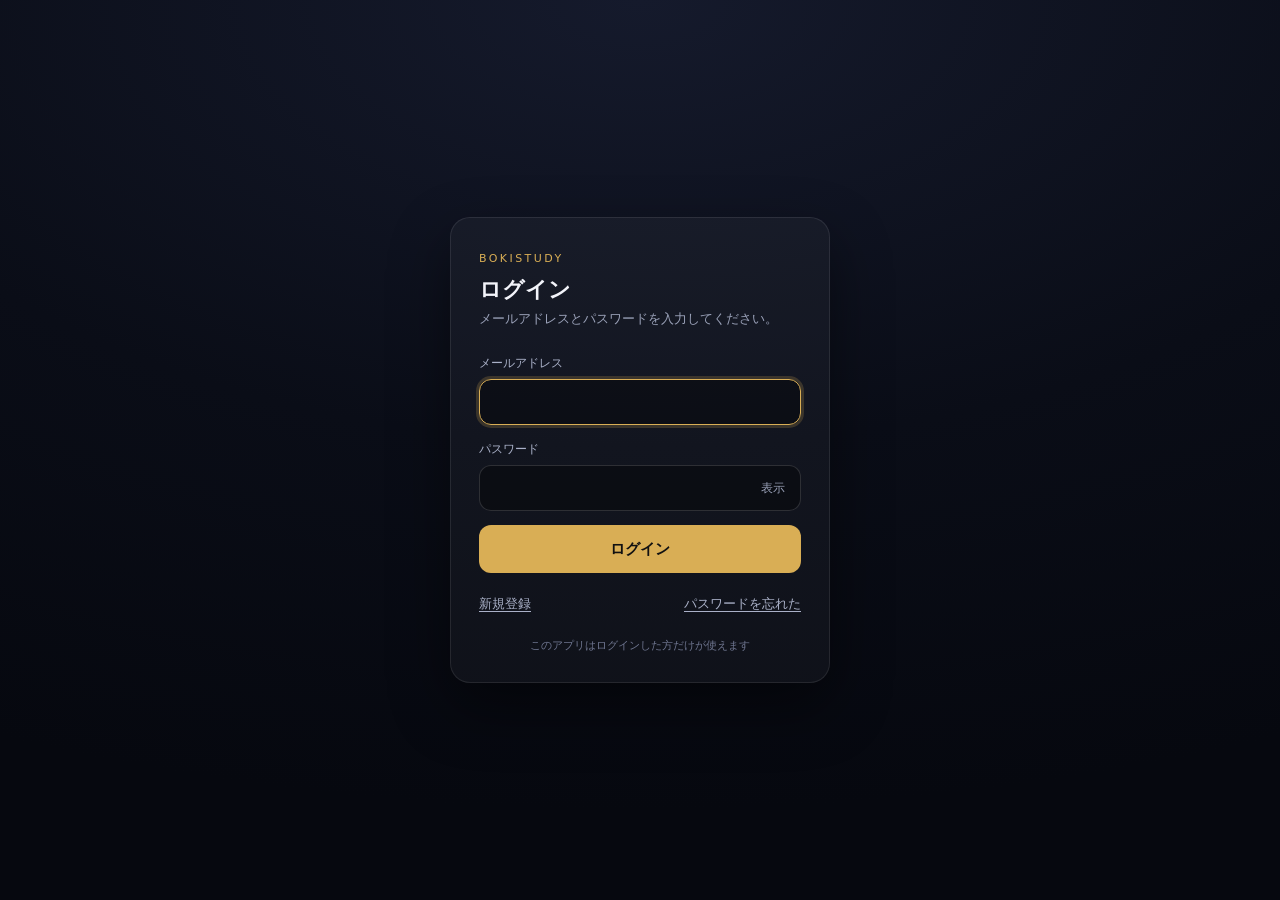
<file: docs/index.html>
<!DOCTYPE html>
<html lang="ja">
<head>
<meta charset="UTF-8">
<meta name="viewport" content="width=device-width, initial-scale=1, viewport-fit=cover">
<meta name="theme-color" content="#10142A">
<script src="auth-gate.js" data-app="BokiStudy" data-accent="#D9AE55"></script>
<title>BokiStudy — 簿記2級への道</title>
<meta name="description" content="日商簿記2級合格を目指す、学習科学ベースの独学アプリ">
<link rel="preconnect" href="https://fonts.googleapis.com">
<link rel="preconnect" href="https://fonts.gstatic.com" crossorigin>
<link href="https://fonts.googleapis.com/css2?family=Zen+Kaku+Gothic+New:wght@400;500;700&family=Zen+Old+Mincho:wght@600;700&family=IBM+Plex+Mono:wght@500;600&display=swap" rel="stylesheet">
<link rel="stylesheet" href="css/app.css">
<link rel="icon" href="data:image/svg+xml,%3Csvg xmlns='http://www.w3.org/2000/svg' viewBox='0 0 100 100'%3E%3Crect width='100' height='100' rx='22' fill='%2310142A'/%3E%3Ctext x='50' y='68' font-size='52' text-anchor='middle' fill='%23D9AE55' font-family='serif' font-weight='bold'%3E簿%3C/text%3E%3C/svg%3E">
</head>
<body>
<div id="app" class="app">
  <main id="screen" class="screen" aria-live="polite"></main>

  <nav class="tabbar" id="tabbar" aria-label="メインナビゲーション">
    <a href="#home" data-tab="home" class="tab">
      <svg viewBox="0 0 24 24" class="tab-icon"><path d="M4 11.5 12 4l8 7.5V20a1 1 0 0 1-1 1h-4.5v-5.5h-5V21H5a1 1 0 0 1-1-1v-8.5Z" fill="none" stroke="currentColor" stroke-width="1.8" stroke-linejoin="round"/></svg>
      <span>ホーム</span>
    </a>
    <a href="#map" data-tab="map" class="tab">
      <svg viewBox="0 0 24 24" class="tab-icon"><path d="M5 4h11a3 3 0 0 1 3 3v13H8a3 3 0 0 1-3-3V4Z" fill="none" stroke="currentColor" stroke-width="1.8"/><path d="M5 4v13a3 3 0 0 0 3 3M9 8.5h6M9 12h6" stroke="currentColor" stroke-width="1.8" stroke-linecap="round" fill="none"/></svg>
      <span>学習</span>
    </a>
    <a href="#review" data-tab="review" class="tab">
      <svg viewBox="0 0 24 24" class="tab-icon"><path d="M4 9a8 8 0 0 1 14.9-2M20 15a8 8 0 0 1-14.9 2" fill="none" stroke="currentColor" stroke-width="1.8" stroke-linecap="round"/><path d="M18.5 3.5V7H15M5.5 20.5V17H9" fill="none" stroke="currentColor" stroke-width="1.8" stroke-linecap="round" stroke-linejoin="round"/></svg>
      <span>復習</span>
    </a>
    <a href="#stats" data-tab="stats" class="tab">
      <svg viewBox="0 0 24 24" class="tab-icon"><path d="M4 20V10M10 20V4M16 20v-7M21 20H3" fill="none" stroke="currentColor" stroke-width="1.8" stroke-linecap="round"/></svg>
      <span>分析</span>
    </a>
    <a href="#settings" data-tab="settings" class="tab">
      <svg viewBox="0 0 24 24" class="tab-icon"><circle cx="12" cy="12" r="3.2" fill="none" stroke="currentColor" stroke-width="1.8"/><path d="M12 2.8v2.5M12 18.7v2.5M2.8 12h2.5M18.7 12h2.5M5.5 5.5l1.8 1.8M16.7 16.7l1.8 1.8M18.5 5.5l-1.8 1.8M7.3 16.7l-1.8 1.8" stroke="currentColor" stroke-width="1.8" stroke-linecap="round"/></svg>
      <span>設定</span>
    </a>
  </nav>

  <div id="numpad" class="numpad" hidden></div>
  <div id="toast" class="toast" hidden></div>
  <div id="overlay" class="overlay" hidden></div>
</div>
<script type="module" src="js/app.js"></script>
</body>
</html>
</file>
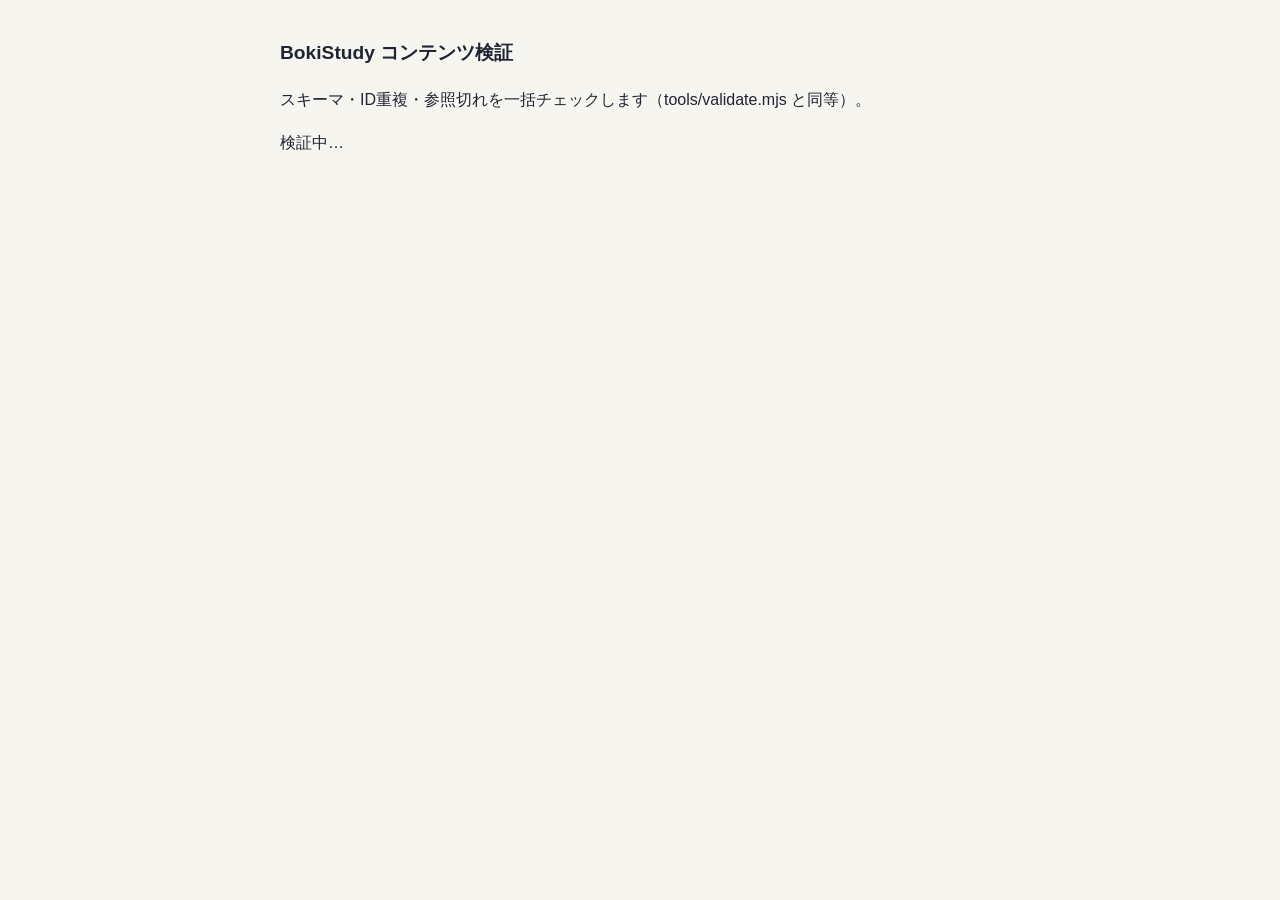
<file: docs/dev/validate.html>
<!DOCTYPE html>
<html lang="ja">
<head>
<meta charset="UTF-8">
<meta name="viewport" content="width=device-width, initial-scale=1">
<title>BokiStudy コンテンツ検証</title>
<style>
  body { font-family: "Zen Kaku Gothic New", sans-serif; background: #F7F5F0; color: #1F2433; max-width: 720px; margin: 0 auto; padding: 24px 16px; line-height: 1.7; }
  h1 { font-size: 1.2rem; }
  .ok { color: #2E7D5B; font-weight: 700; }
  .err { color: #C0504D; }
  .warn { color: #8a6a1f; }
  li { font-size: .85rem; margin-bottom: 4px; }
  .summary { background: #fff; border-radius: 12px; padding: 14px 18px; margin: 16px 0; box-shadow: 0 2px 8px rgba(27,42,74,.08); }
</style>
</head>
<body>
<h1>BokiStudy コンテンツ検証</h1>
<p>スキーマ・ID重複・参照切れを一括チェックします（tools/validate.mjs と同等）。</p>
<div id="out"><p>検証中…</p></div>
<script>
(async () => {
  const errors = [], warns = [];
  const err = (m) => errors.push(m);
  const warn = (m) => warns.push(m);
  const load = async (p) => {
    const r = await fetch("../" + p);
    if (!r.ok) throw new Error(`${p}: HTTP ${r.status}`);
    return r.json();
  };
  const QTYPES = ["journal", "mc", "tf", "fill_number"];
  const FIGKINDS = ["journal", "taccount", "bspl", "flow", "worksheet", "calcbox"];
  const CATS = ["asset", "liability", "equity", "revenue", "expense", "other"];

  try {
    const [curriculum, accountsDoc, topicsDoc] = await Promise.all([
      load("data/curriculum.json"), load("data/accounts.json"), load("data/topics.json"),
    ]);

    const unitOrder = new Map(); let order = 0;
    for (const st of curriculum.stages) for (const u of st.units) {
      if (unitOrder.has(u.id)) err(`curriculum: 単元ID重複 ${u.id}`);
      unitOrder.set(u.id, order++);
      if (!["available", "planned"].includes(u.status)) err(`curriculum: ${u.id} status不正`);
    }
    for (const st of curriculum.stages) for (const u of st.units)
      for (const p of u.prereq) if (!unitOrder.has(p)) err(`curriculum: ${u.id} prereq "${p}" が不明`);

    const accountIds = new Map();
    for (const a of accountsDoc.accounts) {
      if (accountIds.has(a.id)) err(`accounts: ID重複 ${a.id}`);
      accountIds.set(a.id, a);
      if (!CATS.includes(a.cat)) err(`accounts: ${a.id} cat不正`);
      if (!unitOrder.has(a.introducedIn)) err(`accounts: ${a.id} introducedIn不明`);
    }
    const topicIds = new Map();
    for (const t of topicsDoc.topics) {
      if (topicIds.has(t.id)) err(`topics: ID重複 ${t.id}`);
      topicIds.set(t.id, t);
    }

    const globalQids = new Set();
    const avail = curriculum.stages.flatMap((s) => s.units).filter((u) => u.status === "available");
    for (const unit of avail) {
      const uid = unit.id;
      let lesson, qdoc;
      try { lesson = await load(`data/lessons/${uid}.json`); } catch (e) { err(String(e.message)); continue; }
      try { qdoc = await load(`data/questions/${uid}.json`); } catch (e) { err(String(e.message)); continue; }

      const qids = new Map(); let srsCount = 0;
      for (const q of qdoc.questions || []) {
        const tag = `${uid} ${q.id}`;
        if (globalQids.has(q.id)) err(`${tag}: 問題ID全体重複`);
        globalQids.add(q.id); qids.set(q.id, q);
        if (!q.id?.startsWith(`q-${uid}-`)) err(`${tag}: ID規則違反`);
        if (!QTYPES.includes(q.type)) { err(`${tag}: type不正`); continue; }
        if (!q.stem?.trim()) err(`${tag}: stem空`);
        if (!q.explanation?.trim()) err(`${tag}: explanation空`);
        if (![1,2,3].includes(q.difficulty)) err(`${tag}: difficulty不正`);
        if (!Array.isArray(q.topics) || !q.topics.length) err(`${tag}: topics空`);
        else for (const t of q.topics) if (!topicIds.has(t)) err(`${tag}: 論点 ${t} 不明`);
        if (q.srs === true) srsCount++;
        if (q.type === "journal") {
          const side = (arr, name, ctx) => {
            if (!Array.isArray(arr) || !arr.length) { err(`${ctx}: ${name}空`); return 0; }
            let s = 0;
            for (const l of arr) {
              const a = accountIds.get(l.acc);
              if (!a) err(`${ctx}: 科目 ${l.acc} 不明`);
              else if ((unitOrder.get(a.introducedIn) ?? 999) > unitOrder.get(uid)) err(`${ctx}: ${a.name} は未学習科目`);
              if (!Number.isInteger(l.amt) || l.amt <= 0) err(`${ctx}: 金額不正`);
              else s += l.amt;
            }
            return s;
          };
          [q.answer, ...(q.answer?.alt || [])].forEach((ans, i) => {
            const ctx = `${tag}${i ? ` alt${i-1}` : ""}`;
            const d = side(ans.dr, "借方", ctx), c = side(ans.cr, "貸方", ctx);
            if (d !== c) err(`${ctx}: 貸借不一致 ${d}≠${c}`);
          });
        } else if (q.type === "mc") {
          if (!Array.isArray(q.choices) || q.choices.length < 3) err(`${tag}: choices不足`);
          else if (!Number.isInteger(q.answer) || q.answer < 0 || q.answer >= q.choices.length) err(`${tag}: answer不正`);
        } else if (q.type === "tf") {
          if (typeof q.answer !== "boolean") err(`${tag}: answerはboolean`);
        } else if (q.type === "fill_number") {
          if (typeof q.answer?.value !== "number") err(`${tag}: answer.value不正`);
        }
      }
      if (srsCount < 8 || srsCount > 15) warn(`${uid}: コアカード${srsCount}問（推奨8〜15）`);

      const secIds = new Set();
      for (const sec of lesson.sections || []) {
        const tag = `${uid} ${sec.id}`;
        if (secIds.has(sec.id)) err(`${tag}: セクションID重複`);
        secIds.add(sec.id);
        for (const t of sec.topics || []) if (!topicIds.has(t)) err(`${tag}: 論点 ${t} 不明`);
        for (const b of sec.blocks || []) {
          if (!["text","figure","example"].includes(b.type)) err(`${tag}: block不正`);
          if (b.type === "figure" && !FIGKINDS.includes(b.figure?.kind)) err(`${tag}: figure kind不正`);
        }
        for (const cq of sec.checkpoint || []) if (!qids.has(cq)) err(`${tag}: checkpoint ${cq} 不明`);
        if (!sec.checkpoint || sec.checkpoint.length < 2 || sec.checkpoint.length > 4) warn(`${tag}: checkpoint数 ${sec.checkpoint?.length ?? 0}（推奨2〜4）`);
      }
      for (const q of qdoc.questions || [])
        if (q.lessonRef && !secIds.has(q.lessonRef)) err(`${uid} ${q.id}: lessonRef不明`);
    }
  } catch (e) {
    err(`致命的エラー: ${e.message}`);
  }

  const out = document.getElementById("out");
  out.innerHTML = `
    <div class="summary">${errors.length === 0
      ? `<span class="ok">✅ 検証OK</span>（警告 ${warns.length}件）`
      : `<span class="err">❌ エラー ${errors.length}件</span> / 警告 ${warns.length}件`}</div>
    <ul>${errors.map((e) => `<li class="err">✗ ${e}</li>`).join("")}
        ${warns.map((w) => `<li class="warn">⚠ ${w}</li>`).join("")}</ul>`;
})();
</script>
</body>
</html>
</file>
<file: docs/css/app.css>
/* ==========================================================================
   BokiStudy デザインシステム — 「上質な文具」
   トークンは DESIGN.md §5.3 が正本
   ========================================================================== */

:root {
  /* カラートークン（ダークテーマ「上質な文具」） */
  --c-bg: #10142A;
  --c-bg2: #1C2440;
  --c-card: #1A2140;
  --c-primary: #6E90C9;
  --c-primary-soft: #3D5486;
  --c-accent: #D9AE55;
  --c-accent-soft: #362B16;
  --c-accent-ink: #E8C77A;
  --c-ink: #ECEAE3;
  --c-sub: #9298AE;
  --c-line: #2C3557;
  --c-ok: #55B885;
  --c-ok-soft: #163024;
  --c-ng: #E28783;
  --c-ng-soft: #3A2020;
  --c-debit: #6C93CC;
  --c-credit: #C48C63;
  --c-locked: #5C6478;

  /* タイポグラフィ */
  --f-body: "Zen Kaku Gothic New", "Hiragino Kaku Gothic ProN", "Yu Gothic", sans-serif;
  --f-brand: "Zen Old Mincho", "Hiragino Mincho ProN", serif;
  --f-num: "IBM Plex Mono", ui-monospace, monospace;

  /* 形状 */
  --r-card: 16px;
  --r-btn: 12px;
  --shadow-1: 0 1px 2px rgba(0, 0, 0, .22), 0 4px 16px rgba(0, 0, 0, .26);
  --shadow-2: 0 2px 6px rgba(0, 0, 0, .32), 0 12px 32px rgba(0, 0, 0, .38);

  --tabbar-h: 62px;
}

/* ---------- ベース ---------- */
* { box-sizing: border-box; margin: 0; padding: 0; -webkit-tap-highlight-color: transparent; }
[hidden] { display: none !important; }
html { font-size: 16px; color-scheme: dark; }
body {
  font-family: var(--f-body);
  background: var(--c-bg);
  color: var(--c-ink);
  line-height: 1.75;
  overscroll-behavior-y: none;
}
button { font-family: inherit; border: none; background: none; cursor: pointer; color: inherit; }
a { color: inherit; text-decoration: none; }
input, select, textarea { font-family: inherit; font-size: 1rem; color: inherit; }
.num { font-family: var(--f-num); font-variant-numeric: tabular-nums; letter-spacing: .01em; }

.app { max-width: 640px; margin: 0 auto; min-height: 100dvh; position: relative; }
.screen {
  padding: 20px 18px calc(var(--tabbar-h) + 28px);
  min-height: 100dvh;
  animation: screen-in .28s ease both;
}
@keyframes screen-in { from { opacity: 0; transform: translateY(6px); } to { opacity: 1; transform: none; } }

/* ---------- タブバー ---------- */
.tabbar {
  position: fixed; bottom: 0; left: 50%; transform: translateX(-50%);
  width: 100%; max-width: 640px; height: calc(var(--tabbar-h) + env(safe-area-inset-bottom));
  padding-bottom: env(safe-area-inset-bottom);
  background: color-mix(in srgb, var(--c-card) 92%, transparent);
  backdrop-filter: blur(12px);
  border-top: 1px solid var(--c-line);
  display: flex; z-index: 40;
}
.tab {
  flex: 1; display: flex; flex-direction: column; align-items: center; justify-content: center;
  gap: 2px; font-size: .66rem; font-weight: 500; color: var(--c-sub);
  transition: color .18s;
}
.tab-icon { width: 23px; height: 23px; }
.tab.active { color: var(--c-primary); }
.tab.active .tab-icon { color: var(--c-accent); }

/* ---------- 見出し・カード ---------- */
.page-title { font-size: 1.25rem; font-weight: 700; margin: 4px 0 16px; letter-spacing: .02em; }
.brand { font-family: var(--f-brand); font-weight: 700; color: var(--c-primary); }
.card {
  background: var(--c-card); border-radius: var(--r-card);
  box-shadow: var(--shadow-1); padding: 18px; margin-bottom: 14px;
  border: 1px solid var(--c-line);
}
.card-tappable { transition: transform .15s, box-shadow .15s; }
.card-tappable:active { transform: scale(.985); box-shadow: var(--shadow-2); }
.card-title { font-size: .95rem; font-weight: 700; display: flex; align-items: center; gap: 8px; }
.card-sub { font-size: .8rem; color: var(--c-sub); margin-top: 2px; }
.muted { color: var(--c-sub); font-size: .82rem; }

/* ---------- ボタン ---------- */
.btn {
  display: inline-flex; align-items: center; justify-content: center; gap: 6px;
  min-height: 48px; padding: 0 22px; border-radius: var(--r-btn);
  font-size: .95rem; font-weight: 700; letter-spacing: .04em;
  transition: transform .12s, opacity .15s, background .15s;
}
.btn:active { transform: scale(.97); }
.btn-primary { background: var(--c-primary); color: #fff; box-shadow: 0 3px 10px rgba(0,0,0,.35); }
.btn-accent { background: var(--c-accent); color: #fff; box-shadow: 0 3px 10px rgba(200,155,60,.3); }
.btn-ghost { background: transparent; color: var(--c-primary); border: 1.5px solid var(--c-line); }
.btn-block { display: flex; width: 100%; }
.btn:disabled { opacity: .4; pointer-events: none; }
.btn-sm { min-height: 38px; padding: 0 14px; font-size: .82rem; }

/* ---------- ホーム ---------- */
.home-head { display: flex; align-items: center; justify-content: space-between; margin-bottom: 18px; }
.home-brand { font-family: var(--f-brand); font-size: 1.35rem; font-weight: 700; color: var(--c-primary); }
.home-brand small { font-size: .68rem; font-family: var(--f-body); font-weight: 500; color: var(--c-sub); display: block; letter-spacing: .1em; }
.streak {
  display: flex; align-items: center; gap: 5px; background: var(--c-accent-soft);
  border-radius: 999px; padding: 6px 13px; font-weight: 700; font-size: .88rem; color: var(--c-accent-ink);
}
.streak svg { width: 16px; height: 16px; }

.hero { display: flex; align-items: center; gap: 20px; }
.ring-wrap { position: relative; width: 108px; height: 108px; flex-shrink: 0; }
.ring-wrap svg { transform: rotate(-90deg); }
.ring-bg { fill: none; stroke: var(--c-line); stroke-width: 9; }
.ring-fg {
  fill: none; stroke: var(--c-accent); stroke-width: 9; stroke-linecap: round;
  transition: stroke-dashoffset .9s cubic-bezier(.22, 1, .36, 1);
}
.ring-label { position: absolute; inset: 0; display: flex; flex-direction: column; align-items: center; justify-content: center; }
.ring-label .num { font-size: 1.5rem; font-weight: 600; color: var(--c-primary); line-height: 1.1; }
.ring-label span { font-size: .66rem; color: var(--c-sub); }
.hero-copy h2 { font-size: 1.02rem; font-weight: 700; margin-bottom: 4px; }
.hero-copy p { font-size: .8rem; color: var(--c-sub); }

.menu-num {
  width: 44px; height: 44px; border-radius: 12px; flex-shrink: 0;
  display: flex; align-items: center; justify-content: center;
  font-family: var(--f-num); font-weight: 600; font-size: 1.05rem;
}
.menu-row { display: flex; align-items: center; gap: 14px; }
.menu-row .grow { flex: 1; min-width: 0; }
.chev { color: var(--c-locked); flex-shrink: 0; }
.badge-done { color: var(--c-ok); font-weight: 700; font-size: .8rem; }

/* ---------- 学習マップ ---------- */
.stage-block { margin-bottom: 22px; }
.stage-head { display: flex; align-items: baseline; justify-content: space-between; margin-bottom: 10px; padding: 0 2px; }
.stage-head h2 { font-size: .98rem; font-weight: 700; }
.stage-head .muted { font-size: .75rem; }
.unit-row {
  display: flex; align-items: center; gap: 13px;
  background: var(--c-card); border: 1px solid var(--c-line);
  border-radius: 14px; padding: 13px 15px; margin-bottom: 9px;
  box-shadow: var(--shadow-1); transition: transform .15s;
}
.unit-row:active { transform: scale(.985); }
.unit-row.locked, .unit-row.planned { opacity: .55; box-shadow: none; background: transparent; border-style: dashed; }
.unit-mark {
  width: 38px; height: 38px; border-radius: 50%; flex-shrink: 0;
  display: flex; align-items: center; justify-content: center; font-weight: 700; font-size: .8rem;
}
.unit-mark.passed { background: var(--c-ok-soft); color: var(--c-ok); }
.unit-mark.current { background: var(--c-accent-soft); color: var(--c-accent-ink); }
.unit-mark.locked { background: var(--c-bg2); color: var(--c-locked); }
.unit-mark svg { width: 18px; height: 18px; }
.unit-title { font-weight: 700; font-size: .9rem; }
.unit-meta { font-size: .72rem; color: var(--c-sub); }
.unit-acc { margin-left: auto; font-size: .78rem; font-weight: 600; }

/* 単元詳細 */
.unit-actions { display: grid; grid-template-columns: 1fr 1fr; gap: 10px; margin-top: 14px; }

/* ---------- レッスン ---------- */
.lesson-head { margin-bottom: 14px; }
.lesson-prog { display: flex; gap: 5px; margin: 10px 0 4px; }
.lesson-prog i { height: 4px; flex: 1; border-radius: 2px; background: var(--c-line); }
.lesson-prog i.done { background: var(--c-accent); }
.lesson-sec-title { font-size: 1.15rem; font-weight: 700; margin-bottom: 4px; }
.lesson-body p { margin-bottom: 1em; font-size: .95rem; }
.lesson-body ul { padding-left: 1.3em; margin-bottom: 1em; font-size: .95rem; }
.lesson-body strong { color: var(--c-primary); background: linear-gradient(transparent 68%, var(--c-accent-soft) 68%); }
.example-block {
  border-left: 3px solid var(--c-accent); background: var(--c-bg2);
  border-radius: 0 12px 12px 0; padding: 13px 15px; margin: 14px 0; font-size: .92rem;
}
.example-tag { font-size: .68rem; font-weight: 700; color: var(--c-accent); letter-spacing: .1em; display: block; margin-bottom: 4px; }

/* ---------- 図解 ---------- */
.fig { margin: 16px 0; }
.fig-caption { text-align: center; font-size: .74rem; color: var(--c-sub); margin-top: 7px; }
.fig-journal { width: 100%; border-collapse: collapse; font-size: .88rem; background: var(--c-card); border-radius: 10px; overflow: hidden; box-shadow: var(--shadow-1); }
.fig-journal th { font-size: .72rem; font-weight: 700; padding: 7px; letter-spacing: .15em; }
.fig-journal th.dr { background: var(--c-debit); color: #fff; }
.fig-journal th.cr { background: var(--c-credit); color: #fff; }
.fig-journal td { border: 1px solid var(--c-line); padding: 8px 11px; width: 25%; }
.fig-journal td.amt { text-align: right; font-family: var(--f-num); }
.fig-taccount { width: min(320px, 100%); margin: 0 auto; font-size: .85rem; }
.fig-taccount .acct-name { text-align: center; font-weight: 700; border-bottom: 2px solid var(--c-ink); padding-bottom: 3px; }
.fig-taccount .t-body { display: flex; }
.fig-taccount .t-side { flex: 1; padding: 6px 8px; }
.fig-taccount .t-side.left { border-right: 2px solid var(--c-ink); }
.fig-taccount .t-line { display: flex; justify-content: space-between; gap: 6px; padding: 2px 0; }
.fig-taccount .t-line span:last-child { font-family: var(--f-num); }
.fig-bspl { display: flex; width: 100%; border: 2px solid var(--c-ink); border-radius: 8px; overflow: hidden; font-size: .82rem; }
.fig-bspl .side { flex: 1; display: flex; flex-direction: column; }
.fig-bspl .side + .side { border-left: 2px solid var(--c-ink); }
.fig-bspl .cell { padding: 9px 10px; display: flex; justify-content: space-between; gap: 8px; }
.fig-bspl .cell + .cell { border-top: 1px dashed var(--c-line); }
.fig-bspl .cell span:last-child { font-family: var(--f-num); }
.fig-bspl .cell.asset { background: rgba(108, 147, 204, .16); }
.fig-bspl .cell.liab { background: rgba(196, 140, 99, .16); }
.fig-bspl .cell.equity { background: var(--c-accent-soft); }
.fig-bspl .cell.rev { background: var(--c-ok-soft); }
.fig-bspl .cell.exp { background: var(--c-ng-soft); }
.fig-flow { display: flex; flex-direction: column; gap: 0; align-items: center; }
.fig-flow .f-node {
  background: var(--c-card); border: 1.5px solid var(--c-primary); color: var(--c-primary);
  border-radius: 10px; padding: 8px 18px; font-size: .85rem; font-weight: 700; text-align: center;
  min-width: 150px; box-shadow: var(--shadow-1);
}
.fig-flow .f-edge { display: flex; flex-direction: column; align-items: center; color: var(--c-sub); font-size: .7rem; padding: 2px 0; }
.fig-flow .f-edge svg { width: 14px; height: 16px; }

/* ---------- クイズ ---------- */
.quiz-top { display: flex; align-items: center; justify-content: space-between; margin-bottom: 12px; }
.quiz-count { font-size: .82rem; font-weight: 700; color: var(--c-sub); }
.topic-chip {
  font-size: .68rem; background: var(--c-bg2); color: var(--c-sub);
  border-radius: 999px; padding: 3px 10px; font-weight: 500;
}
.quiz-stem { font-size: .98rem; font-weight: 500; line-height: 1.8; }
.choices { display: flex; flex-direction: column; gap: 10px; margin-top: 16px; }
.choice-btn {
  text-align: left; background: var(--c-card); border: 1.5px solid var(--c-line);
  border-radius: var(--r-btn); padding: 13px 16px; font-size: .92rem; font-weight: 500;
  display: flex; gap: 10px; align-items: center; transition: border-color .15s, background .15s;
}
.choice-btn .cmark {
  width: 26px; height: 26px; border-radius: 50%; border: 1.5px solid var(--c-line);
  display: inline-flex; align-items: center; justify-content: center;
  font-size: .74rem; font-weight: 700; color: var(--c-sub); flex-shrink: 0;
}
.choice-btn.sel { border-color: var(--c-primary); background: rgba(110, 144, 201, .14); }
.choice-btn.correct { border-color: var(--c-ok); background: var(--c-ok-soft); }
.choice-btn.wrong { border-color: var(--c-ng); background: var(--c-ng-soft); }
.tf-row { display: grid; grid-template-columns: 1fr 1fr; gap: 12px; margin-top: 18px; }
.tf-btn {
  min-height: 68px; border-radius: var(--r-card); border: 1.5px solid var(--c-line);
  background: var(--c-card); font-size: 1.6rem; font-weight: 700; transition: all .15s;
}
.tf-btn.o { color: var(--c-ok); }
.tf-btn.x { color: var(--c-ng); }
.tf-btn.sel { border-width: 2.5px; }
.tf-btn.o.sel { border-color: var(--c-ok); background: var(--c-ok-soft); }
.tf-btn.x.sel { border-color: var(--c-ng); background: var(--c-ng-soft); }

/* 仕訳UI */
.journal-form { margin-top: 14px; }
.j-side { margin-bottom: 12px; }
.j-side-label { display: flex; align-items: center; gap: 7px; font-size: .74rem; font-weight: 700; margin-bottom: 7px; }
.j-side-label i { width: 9px; height: 9px; border-radius: 3px; display: inline-block; }
.j-side.dr .j-side-label { color: var(--c-debit); }
.j-side.dr .j-side-label i { background: var(--c-debit); }
.j-side.cr .j-side-label { color: var(--c-credit); }
.j-side.cr .j-side-label i { background: var(--c-credit); }
.j-row { display: flex; gap: 8px; margin-bottom: 8px; }
.j-acc {
  flex: 1.3; min-height: 46px; border: 1.5px dashed var(--c-line); border-radius: var(--r-btn);
  background: var(--c-card); font-size: .88rem; font-weight: 700; padding: 0 12px;
  display: flex; align-items: center; justify-content: center; color: var(--c-sub);
}
.j-acc.filled { border-style: solid; color: var(--c-ink); border-color: var(--c-primary); }
.j-amt {
  flex: 1; min-height: 46px; width: 40%; border: 1.5px solid var(--c-line); border-radius: var(--r-btn);
  text-align: right; padding: 0 12px; font-family: var(--f-num); font-size: 1rem; background: var(--c-card);
}
.j-amt:focus { outline: none; border-color: var(--c-primary); }
.j-del { width: 34px; color: var(--c-locked); flex-shrink: 0; }
.j-add { font-size: .78rem; font-weight: 700; color: var(--c-primary); padding: 4px 8px; }
.j-diff { text-align: center; font-size: .76rem; margin: 4px 0 8px; color: var(--c-sub); }
.j-diff.ng { color: var(--c-ng); font-weight: 700; }

/* 科目パネル（ボトムシート） */
.sheet-backdrop { position: fixed; inset: 0; background: rgba(31,36,51,.35); z-index: 60; animation: fade-in .2s; }
@keyframes fade-in { from { opacity: 0; } to { opacity: 1; } }
.acc-sheet {
  position: fixed; bottom: 0; left: 50%; transform: translateX(-50%);
  width: 100%; max-width: 640px; max-height: 62dvh; z-index: 61;
  background: var(--c-card); border-radius: 20px 20px 0 0; box-shadow: var(--shadow-2);
  display: flex; flex-direction: column; animation: sheet-up .25s cubic-bezier(.22,1,.36,1);
}
@keyframes sheet-up { from { transform: translate(-50%, 100%); } to { transform: translate(-50%, 0); } }
.acc-sheet-head { padding: 14px 18px 8px; border-bottom: 1px solid var(--c-line); }
.acc-tabs { display: flex; gap: 6px; overflow-x: auto; padding: 8px 14px; border-bottom: 1px solid var(--c-line); }
.acc-tab {
  flex-shrink: 0; font-size: .78rem; font-weight: 700; padding: 7px 14px;
  border-radius: 999px; background: var(--c-bg2); color: var(--c-sub);
}
.acc-tab.active { background: var(--c-primary); color: #fff; }
.acc-list { overflow-y: auto; padding: 12px 16px calc(16px + env(safe-area-inset-bottom)); display: flex; flex-wrap: wrap; gap: 9px; }
.acc-chip {
  border: 1.5px solid var(--c-line); background: var(--c-card); border-radius: 999px;
  padding: 9px 16px; font-size: .86rem; font-weight: 600; min-height: 44px;
}
.acc-chip:active { background: var(--c-accent-soft); border-color: var(--c-accent); }

/* 数値入力 fill */
.fill-row { display: flex; align-items: center; gap: 10px; margin-top: 18px; }
.fill-input {
  flex: 1; min-height: 52px; border: 1.5px solid var(--c-line); border-radius: var(--r-btn);
  text-align: right; padding: 0 14px; font-family: var(--f-num); font-size: 1.15rem; background: var(--c-card);
}
.fill-input:focus { outline: none; border-color: var(--c-primary); }
.fill-unit { font-size: .9rem; color: var(--c-sub); font-weight: 600; }

/* 解答結果 */
.result-banner {
  display: flex; align-items: center; gap: 10px; border-radius: var(--r-btn);
  padding: 13px 16px; margin-top: 16px; font-weight: 700; animation: pop-in .3s cubic-bezier(.34,1.56,.64,1);
}
@keyframes pop-in { 0% { transform: scale(.85); opacity: 0; } 100% { transform: scale(1); opacity: 1; } }
.result-banner.ok { background: var(--c-ok-soft); color: var(--c-ok); }
.result-banner.ng { background: var(--c-ng-soft); color: var(--c-ng); }
.result-banner svg { width: 26px; height: 26px; flex-shrink: 0; }
.result-banner.ok svg { animation: check-pop .45s cubic-bezier(.34,1.56,.64,1) .1s both; }
@keyframes check-pop { 0% { transform: scale(0) rotate(-20deg); } 100% { transform: scale(1) rotate(0); } }
.explain { margin-top: 12px; font-size: .9rem; }
.explain-label { font-size: .7rem; font-weight: 700; letter-spacing: .12em; color: var(--c-accent); display: block; margin-bottom: 5px; }
.correct-journal { margin-top: 10px; }
.srs-rate { display: flex; gap: 10px; margin-top: 14px; }
.srs-rate .btn { flex: 1; }

/* ---------- セット結果 ---------- */
.set-result-hero { text-align: center; padding: 26px 0 18px; }
.set-result-hero .big { font-size: 2.6rem; font-family: var(--f-num); font-weight: 600; color: var(--c-primary); }
.set-result-hero .big small { font-size: 1.1rem; color: var(--c-sub); }
.pass-seal {
  display: inline-flex; align-items: center; gap: 7px; margin-top: 8px;
  background: var(--c-ok-soft); color: var(--c-ok); font-weight: 700;
  border-radius: 999px; padding: 7px 18px; animation: pop-in .4s cubic-bezier(.34,1.56,.64,1) .2s both;
}
.wrong-list .q-row { border-top: 1px solid var(--c-line); padding: 11px 2px; font-size: .85rem; }

/* ---------- 模試 ---------- */
.mock-head { position: sticky; top: 0; z-index: 30; background: var(--c-bg); padding-top: 4px; margin: -20px -18px 14px; padding: 12px 18px 8px; box-shadow: 0 2px 8px rgba(0,0,0,.25); }
.mock-timer-row { display: flex; align-items: center; justify-content: space-between; margin-bottom: 8px; }
.mock-timer { font-size: 1.3rem; font-weight: 700; color: var(--c-primary); letter-spacing: .02em; }
.mock-timer.ng { color: var(--c-ng); animation: pulse-ng 1s infinite; }
@keyframes pulse-ng { 50% { opacity: .5; } }
.mock-sec-tabs { display: flex; gap: 6px; overflow-x: auto; padding-bottom: 8px; }
.mock-sec-tab { flex-shrink: 0; font-size: .76rem; font-weight: 700; padding: 6px 12px; border-radius: 999px; background: var(--c-bg2); color: var(--c-sub); }
.mock-sec-tab.active { background: var(--c-primary); color: #fff; }
.mock-q-nav { display: flex; gap: 5px; overflow-x: auto; padding-bottom: 2px; }
.mock-q-dot { flex-shrink: 0; width: 30px; height: 30px; border-radius: 8px; font-size: .78rem; font-weight: 700; background: var(--c-bg2); color: var(--c-sub); border: 1.5px solid transparent; position: relative; }
.mock-q-dot.cur { border-color: var(--c-primary); }
.mock-q-dot.done { background: var(--c-ok-soft); color: var(--c-ok); }
.mock-q-dot.flag::after { content: ""; position: absolute; top: -2px; right: -2px; width: 8px; height: 8px; border-radius: 50%; background: var(--c-accent); }
.mock-nav-btns { display: grid; grid-template-columns: 1fr 1fr; gap: 10px; margin-top: 16px; }

/* ---------- 分析 ---------- */
.stat-grid { display: grid; grid-template-columns: 1fr 1fr; gap: 12px; margin-bottom: 14px; }
.stat-tile { background: var(--c-card); border-radius: var(--r-card); box-shadow: var(--shadow-1); padding: 15px; border: 1px solid var(--c-line); }
.stat-tile .v { font-size: 1.55rem; font-family: var(--f-num); font-weight: 600; color: var(--c-primary); line-height: 1.2; }
.stat-tile .v small { font-size: .8rem; color: var(--c-sub); font-family: var(--f-body); }
.stat-tile .k { font-size: .72rem; color: var(--c-sub); font-weight: 500; }
.bar-chart { display: flex; align-items: flex-end; gap: 4px; height: 90px; margin-top: 10px; }
.bar-col { flex: 1; display: flex; flex-direction: column; align-items: center; gap: 4px; height: 100%; justify-content: flex-end; }
.bar-col i { width: 100%; max-width: 22px; border-radius: 4px 4px 0 0; background: var(--c-primary-soft); min-height: 2px; transition: height .5s ease; }
.bar-col.today i { background: var(--c-accent); }
.bar-col span { font-size: .58rem; color: var(--c-sub); }
.heat-grid { display: grid; grid-template-columns: repeat(auto-fill, minmax(104px, 1fr)); gap: 8px; margin-top: 10px; }
.heat-cell { border-radius: 10px; padding: 9px 10px; font-size: .7rem; font-weight: 600; line-height: 1.35; border: 1px solid var(--c-line); }
.heat-cell .pct { font-family: var(--f-num); font-size: .82rem; display: block; }
.heat-cell.h-none { background: var(--c-bg2); color: var(--c-locked); }
.heat-cell.h-low { background: var(--c-ng-soft); color: var(--c-ng); }
.heat-cell.h-mid { background: var(--c-accent-soft); color: var(--c-accent-ink); }
.heat-cell.h-high { background: var(--c-ok-soft); color: var(--c-ok); }

/* ---------- 設定 ---------- */
.setting-row { display: flex; flex-wrap: wrap; align-items: center; justify-content: space-between; padding: 13px 2px; border-bottom: 1px solid var(--c-line); gap: 8px 12px; }
.setting-row:last-child { border-bottom: none; }
.setting-row label { font-size: .9rem; font-weight: 600; }
.date-select-row { display: flex; align-items: center; gap: 5px; flex: 1 1 auto; min-width: 0; max-width: 240px; }
.date-select-row select {
  flex: 1 1 0; min-width: 0; border: 1.5px solid var(--c-line); border-radius: 10px; padding: 8px 4px;
  font-size: 1rem; background: var(--c-card); text-align: center;
}
.date-select-row select.y { flex-grow: 1.6; }
.plan-card .plan-badge {
  display: inline-flex; align-items: center; gap: 6px; font-weight: 700; font-size: .82rem;
  border-radius: 999px; padding: 5px 13px; margin-bottom: 10px;
}
.plan-badge.go { background: var(--c-ok-soft); color: var(--c-ok); }
.plan-badge.onTrack { background: var(--c-ok-soft); color: var(--c-ok); }
.plan-badge.behind { background: var(--c-accent-soft); color: var(--c-accent-ink); }
.plan-badge.urgent, .plan-badge.overdue { background: var(--c-ng-soft); color: var(--c-ng); }
.plan-badge.mockPhase { background: var(--c-accent-soft); color: var(--c-accent-ink); }
.plan-badge.starting { background: var(--c-bg2); color: var(--c-sub); }
.plan-reasons { margin-top: 8px; padding-left: 1.1em; font-size: .82rem; color: var(--c-sub); }
.plan-reasons li { margin-bottom: 3px; }
.io-area { width: 100%; min-height: 110px; border: 1.5px solid var(--c-line); border-radius: 10px; padding: 10px; font-size: .74rem; font-family: var(--f-num); margin-top: 8px; background: var(--c-bg2); color: var(--c-ink); }

/* ---------- 画面内テンキー ---------- */
.numpad {
  position: fixed; bottom: 0; left: 50%; transform: translateX(-50%);
  width: 100%; max-width: 640px; z-index: 55;
  background: var(--c-card); border-top: 1px solid var(--c-line);
  border-radius: 18px 18px 0 0; box-shadow: var(--shadow-2);
  padding: 10px 12px calc(12px + env(safe-area-inset-bottom));
  animation: sheet-up .2s ease;
}
.numpad-grid { display: grid; grid-template-columns: repeat(4, 1fr); gap: 7px; }
.numpad-key {
  min-height: 46px; border-radius: 10px; background: var(--c-bg2); font-family: var(--f-num);
  font-size: 1.1rem; font-weight: 600; color: var(--c-ink);
}
.numpad-key:active { background: var(--c-accent-soft); }
.numpad-key.act { background: var(--c-primary); color: #fff; font-size: .85rem; font-family: var(--f-body); font-weight: 700; }

/* ---------- トースト・オーバーレイ ---------- */
.toast {
  position: fixed; bottom: calc(var(--tabbar-h) + 22px); left: 50%; transform: translateX(-50%);
  background: var(--c-primary-soft); color: var(--c-ink); font-size: .84rem; font-weight: 600;
  border-radius: 999px; padding: 10px 20px; z-index: 70; box-shadow: var(--shadow-2);
  animation: toast-in .25s ease; max-width: 88%; text-align: center;
  border: 1px solid var(--c-line);
}
@keyframes toast-in { from { opacity: 0; transform: translate(-50%, 8px); } to { opacity: 1; transform: translate(-50%, 0); } }
.overlay {
  position: fixed; inset: 0; z-index: 80; background: rgba(27,42,74,.5);
  display: flex; align-items: center; justify-content: center; padding: 24px;
  animation: fade-in .25s;
}
.overlay-card {
  background: var(--c-card); border-radius: 22px; padding: 30px 26px; text-align: center;
  max-width: 340px; width: 100%; box-shadow: var(--shadow-2);
  animation: pop-in .4s cubic-bezier(.34,1.56,.64,1);
  position: relative; overflow: hidden;
}
.overlay-card h2 { font-family: var(--f-brand); font-size: 1.3rem; color: var(--c-primary); margin: 10px 0 6px; }
.overlay-card p { font-size: .86rem; color: var(--c-sub); margin-bottom: 18px; }
.medal {
  width: 74px; height: 74px; margin: 0 auto; border-radius: 50%;
  background: radial-gradient(circle at 35% 30%, #E8C97A, var(--c-accent) 70%);
  display: flex; align-items: center; justify-content: center;
  box-shadow: 0 4px 18px rgba(200,155,60,.45);
  animation: medal-spin .7s cubic-bezier(.34,1.56,.64,1);
}
@keyframes medal-spin { 0% { transform: rotateY(90deg) scale(.6); } 100% { transform: rotateY(0) scale(1); } }
.medal svg { width: 36px; height: 36px; color: #fff; }
.confetti { position: absolute; top: -10px; width: 8px; height: 13px; border-radius: 2px; opacity: .85; animation: conf-fall 1.6s ease-in forwards; }
@keyframes conf-fall {
  0% { transform: translateY(0) rotate(0); opacity: .9; }
  100% { transform: translateY(320px) rotate(540deg); opacity: 0; }
}

/* ---------- 重要事項集・単語テスト ---------- */
.search-input {
  width: 100%; min-height: 48px; border: 1.5px solid var(--c-line); border-radius: 12px;
  padding: 0 14px; background: var(--c-card); font-size: 1rem; margin-bottom: 8px;
}
.search-input:focus { outline: none; border-color: var(--c-primary); }
.kp-item { padding: 14px 16px; margin-bottom: 10px; }
.kp-unit {
  display: inline-block; font-size: .66rem; color: var(--c-sub); background: var(--c-bg2);
  border-radius: 999px; padding: 2px 10px; font-weight: 600;
}
.kp-title { font-weight: 700; margin-top: 7px; font-size: .95rem; }
.kp-body { font-size: .85rem; color: var(--c-ink); margin-top: 4px; line-height: 1.75; }
.vocab-score {
  display: flex; gap: 16px; justify-content: center; margin-bottom: 12px;
  font-size: .84rem; color: var(--c-sub); font-weight: 600;
}
.vocab-score .num { color: var(--c-accent); font-weight: 700; }

/* ---------- 補助 ---------- */
.center { text-align: center; }
.mt-8 { margin-top: 8px; } .mt-16 { margin-top: 16px; } .mt-24 { margin-top: 24px; } .mb-8 { margin-bottom: 8px; }
.spin {
  width: 34px; height: 34px; margin: 60px auto; border-radius: 50%;
  border: 3px solid var(--c-line); border-top-color: var(--c-accent);
  animation: spin 1s linear infinite;
}
@keyframes spin { to { transform: rotate(360deg); } }
.empty-note { text-align: center; color: var(--c-sub); font-size: .86rem; padding: 40px 20px; }

@media (min-width: 480px) {
  .screen { padding-left: 24px; padding-right: 24px; }
}
</file>
